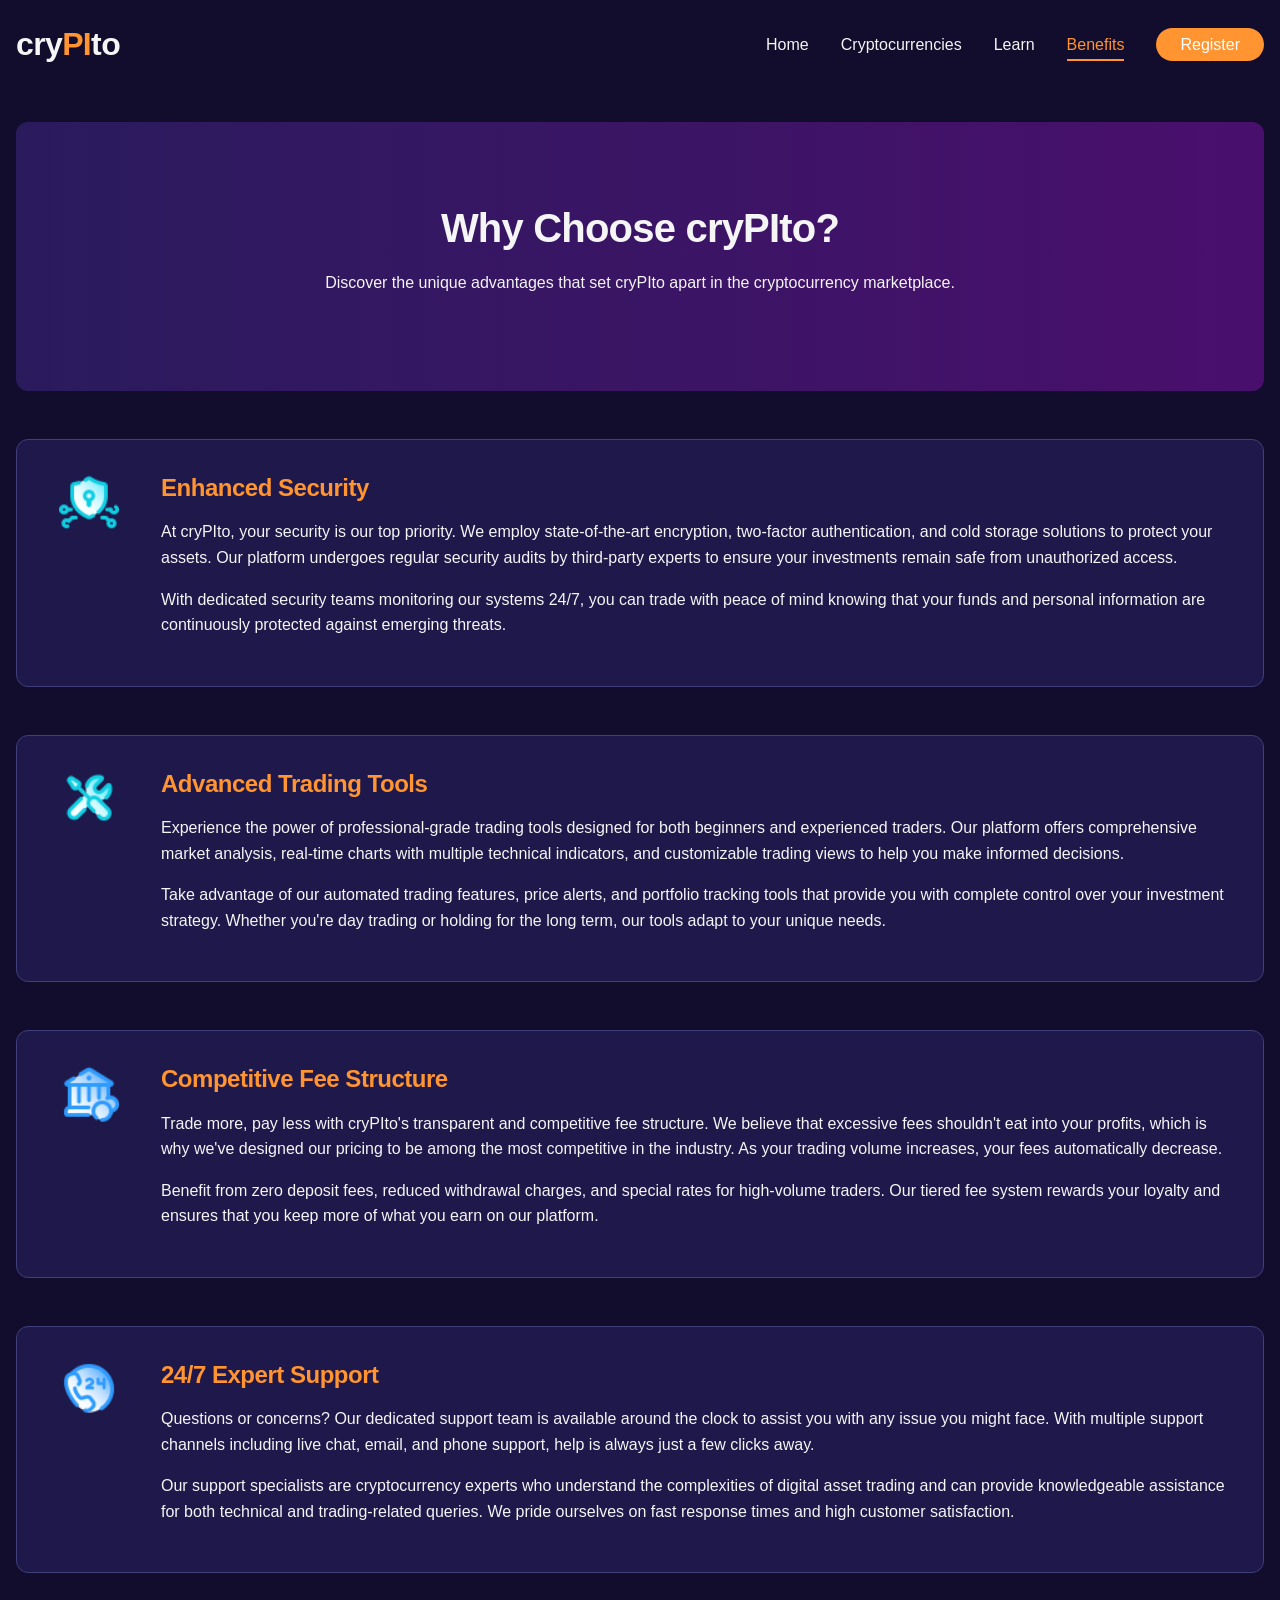
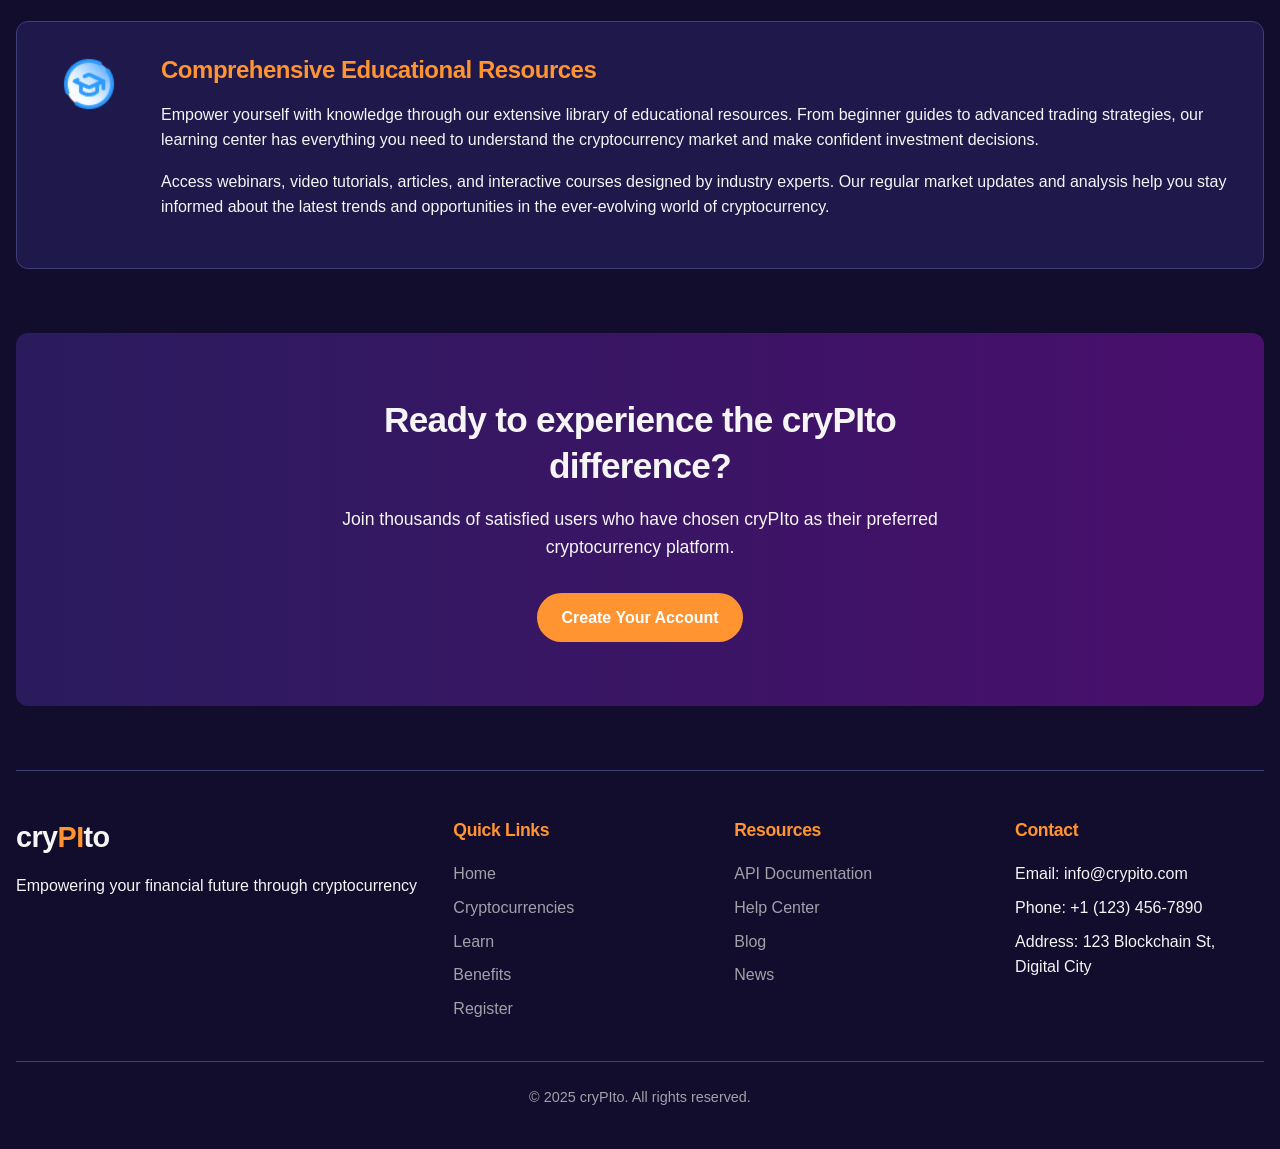
<file: benefits.html>
<!DOCTYPE html>
<html lang="en">
  <head>
    <meta charset="UTF-8" />
    <meta name="viewport" content="width=device-width, initial-scale=1.0" />
    <title>Benefits - cryPIto</title>
    <meta name="description" content="Discover the benefits of using cryPIto for your cryptocurrency needs" />
    <meta name="author" content="cryPIto" />
    <link rel="stylesheet" href="css/style.css" />
    <link rel="preconnect" href="https://fonts.googleapis.com">
    <link rel="preconnect" href="https://fonts.gstatic.com" crossorigin>
    <link href="https://fonts.googleapis.com/css2?family=Montserrat:wght@300;400;500;600;700&family=Playfair+Display:wght@400;500;600;700&display=swap" rel="stylesheet">
  </head>

  <body>
    <div class="container">
      <header>
        <div class="logo">
          <h1>cry<span>PI</span>to</h1>
        </div>
        <nav id="main-nav">
          <div class="hamburger" id="hamburger-menu">
            <span></span>
            <span></span>
            <span></span>
          </div>
          <ul>
            <li><a href="index.html">Home</a></li>
            <li><a href="cryptocurrencies.html">Cryptocurrencies</a></li>
            <li><a href="learn.html">Learn</a></li>
            <li><a href="benefits.html" class="active">Benefits</a></li>
            <li><a href="register.html" class="register-btn">Register</a></li>
          </ul>
        </nav>
      </header>
      
      <!-- Benefits Hero Section -->
      <section class="benefits-hero">
        <div class="benefits-hero-content">
          <h2>Why Choose cryPIto?</h2>
          <p>Discover the unique advantages that set cryPIto apart in the cryptocurrency marketplace.</p>
        </div>
      </section>
      
      <!-- Benefits Section -->
      <section class="benefits-section">
        <div class="benefit-card">
          <div class="benefit-icon">
            <img src="images/security-icon.png" alt="Security Icon">
          </div>
          <div class="benefit-content">
            <h3>Enhanced Security</h3>
            <p>At cryPIto, your security is our top priority. We employ state-of-the-art encryption, two-factor authentication, and cold storage solutions to protect your assets. Our platform undergoes regular security audits by third-party experts to ensure your investments remain safe from unauthorized access.</p>
            <p>With dedicated security teams monitoring our systems 24/7, you can trade with peace of mind knowing that your funds and personal information are continuously protected against emerging threats.</p>
          </div>
        </div>
        
        <div class="benefit-card">
          <div class="benefit-icon">
            <img src="images/trading-icon.png" alt="Trading Tools Icon">
          </div>
          <div class="benefit-content">
            <h3>Advanced Trading Tools</h3>
            <p>Experience the power of professional-grade trading tools designed for both beginners and experienced traders. Our platform offers comprehensive market analysis, real-time charts with multiple technical indicators, and customizable trading views to help you make informed decisions.</p>
            <p>Take advantage of our automated trading features, price alerts, and portfolio tracking tools that provide you with complete control over your investment strategy. Whether you're day trading or holding for the long term, our tools adapt to your unique needs.</p>
          </div>
        </div>
        
        <div class="benefit-card">
          <div class="benefit-icon">
            <img src="images/fees-icon.png" alt="Low Fees Icon">
          </div>
          <div class="benefit-content">
            <h3>Competitive Fee Structure</h3>
            <p>Trade more, pay less with cryPIto's transparent and competitive fee structure. We believe that excessive fees shouldn't eat into your profits, which is why we've designed our pricing to be among the most competitive in the industry. As your trading volume increases, your fees automatically decrease.</p>
            <p>Benefit from zero deposit fees, reduced withdrawal charges, and special rates for high-volume traders. Our tiered fee system rewards your loyalty and ensures that you keep more of what you earn on our platform.</p>
          </div>
        </div>
        
        <div class="benefit-card">
          <div class="benefit-icon">
            <img src="images/support-icon.png" alt="Support Icon">
          </div>
          <div class="benefit-content">
            <h3>24/7 Expert Support</h3>
            <p>Questions or concerns? Our dedicated support team is available around the clock to assist you with any issue you might face. With multiple support channels including live chat, email, and phone support, help is always just a few clicks away.</p>
            <p>Our support specialists are cryptocurrency experts who understand the complexities of digital asset trading and can provide knowledgeable assistance for both technical and trading-related queries. We pride ourselves on fast response times and high customer satisfaction.</p>
          </div>
        </div>
        
        <div class="benefit-card">
          <div class="benefit-icon">
            <img src="images/education-icon.png" alt="Education Icon">
          </div>
          <div class="benefit-content">
            <h3>Comprehensive Educational Resources</h3>
            <p>Empower yourself with knowledge through our extensive library of educational resources. From beginner guides to advanced trading strategies, our learning center has everything you need to understand the cryptocurrency market and make confident investment decisions.</p>
            <p>Access webinars, video tutorials, articles, and interactive courses designed by industry experts. Our regular market updates and analysis help you stay informed about the latest trends and opportunities in the ever-evolving world of cryptocurrency.</p>
          </div>
        </div>
      </section>
      
      <!-- Call to Action Section -->
      <section class="cta-section">
        <div class="cta-content">
          <h2>Ready to experience the cryPIto difference?</h2>
          <p>Join thousands of satisfied users who have chosen cryPIto as their preferred cryptocurrency platform.</p>
          <a href="register.html" class="btn-primary">Create Your Account</a>
        </div>
      </section>
      
      <footer>
        <div class="footer-content">
          <div class="footer-logo">
            <h2>cry<span>PI</span>to</h2>
            <p>Empowering your financial future through cryptocurrency</p>
          </div>
          <div class="footer-links">
            <div class="footer-column">
              <h3>Quick Links</h3>
              <ul>
                <li><a href="index.html">Home</a></li>
                <li><a href="cryptocurrencies.html">Cryptocurrencies</a></li>
                <li><a href="learn.html">Learn</a></li>
                <li><a href="benefits.html">Benefits</a></li>
                <li><a href="register.html">Register</a></li>
              </ul>
            </div>
            <div class="footer-column">
              <h3>Resources</h3>
              <ul>
                <li><a href="#">API Documentation</a></li>
                <li><a href="#">Help Center</a></li>
                <li><a href="#">Blog</a></li>
                <li><a href="#">News</a></li>
              </ul>
            </div>
            <div class="footer-column">
              <h3>Contact</h3>
              <ul>
                <li>Email: info@crypito.com</li>
                <li>Phone: +1 (123) 456-7890</li>
                <li>Address: 123 Blockchain St, Digital City</li>
              </ul>
            </div>
          </div>
        </div>
        <div class="footer-bottom">
          <p>&copy; 2025 cryPIto. All rights reserved.</p>
        </div>
      </footer>
    </div>

    <script src="js/main.js"></script>
  </body>
</html>
</file>
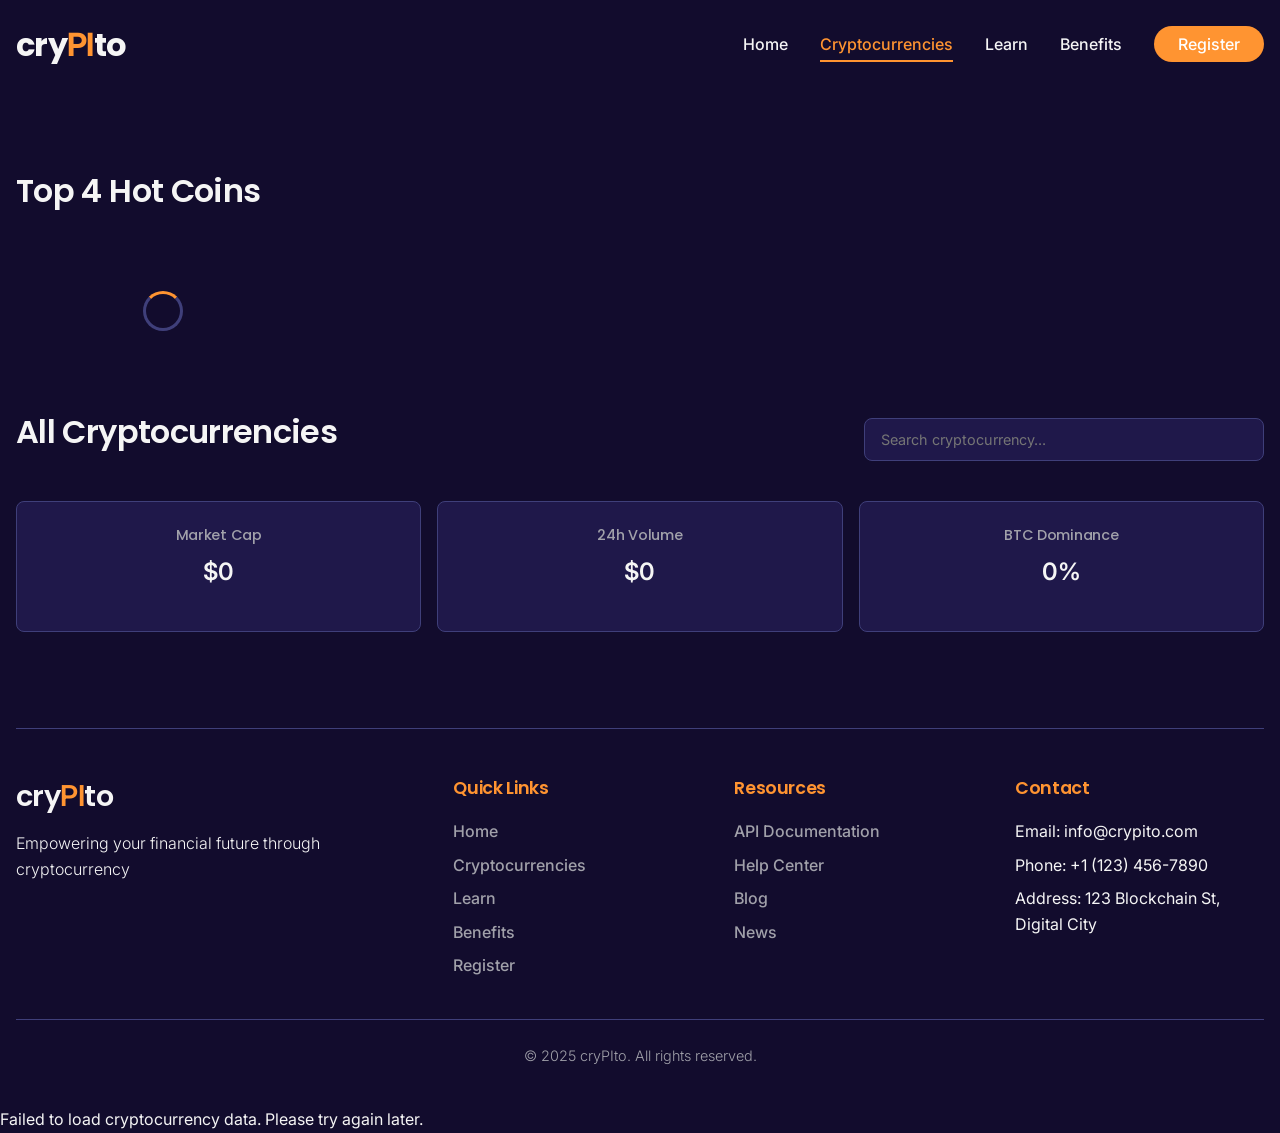
<file: cryptocurrencies.html>
<!DOCTYPE html>
<html lang="en">
  <head>
    <meta charset="UTF-8" />
    <meta name="viewport" content="width=device-width, initial-scale=1.0" />
    <title>Cryptocurrencies - cryPIto</title>
    <meta name="description" content="Explore the top cryptocurrencies and market trends" />
    <meta name="author" content="cryPIto" />
    <link rel="stylesheet" href="css/style.css" />
    <link rel="preconnect" href="https://fonts.googleapis.com">
    <link rel="preconnect" href="https://fonts.gstatic.com" crossorigin>
    <link href="https://fonts.googleapis.com/css2?family=Inter:wght@300;400;500;600;700&family=Poppins:wght@400;500;600;700&display=swap" rel="stylesheet">
  </head>

  <body>
    <div class="container">
      <header>
        <div class="logo">
          <h1>cry<span>PI</span>to</h1>
        </div>
        <nav id="main-nav">
          <div class="hamburger" id="hamburger-menu">
            <span></span>
            <span></span>
            <span></span>
          </div>
          <ul>
            <li><a href="index.html">Home</a></li>
            <li><a href="cryptocurrencies.html" class="active">Cryptocurrencies</a></li>
            <li><a href="learn.html">Learn</a></li>
            <li><a href="benefits.html">Benefits</a></li>
            <li><a href="register.html" class="register-btn">Register</a></li>
          </ul>
        </nav>
      </header>
      
      <!-- Hot Coins Section -->
      <section class="hot-coins">
        <div class="section-header">
          <h2>Top 4 Hot Coins</h2>
        </div>
        
        <div class="coin-grid" id="hot-coins-grid">
          <!-- Hot coins will be loaded here via JavaScript -->
          <div class="loader" id="hot-coins-loader"></div>
        </div>
      </section>
      
      <!-- All Cryptocurrencies Section -->
      <section class="all-cryptocurrencies">
        <div class="section-header">
          <h2>All Cryptocurrencies</h2>
          <div class="search-container">
            <input type="text" id="searchInput" placeholder="Search cryptocurrency...">
          </div>
        </div>
        
        <div class="stats-container">
          <div class="stat-card">
            <h3>Market Cap</h3>
            <p id="total-market-cap">$0</p>
          </div>
          <div class="stat-card">
            <h3>24h Volume</h3>
            <p id="total-volume">$0</p>
          </div>
          <div class="stat-card">
            <h3>BTC Dominance</h3>
            <p id="btc-dominance">0%</p>
          </div>
        </div>

        <div class="crypto-table-container">
          <table id="crypto-table">
            <thead>
              <tr>
                <th>#</th>
                <th>Name</th>
                <th>Price</th>
                <th>24h %</th>
                <th>7d %</th>
                <th>Market Cap</th>
                <th>Volume (24h)</th>
              </tr>
            </thead>
            <tbody id="crypto-data">
              <!-- Data will be inserted here by JavaScript -->
              <tr>
                <td colspan="7" class="loading-row">Loading cryptocurrency data...</td>
              </tr>
            </tbody>
          </table>
        </div>
      </section>
      
      <div class="selected-crypto" id="selected-crypto">
        <div class="close-button" id="close-details">×</div>
        <div id="crypto-details"></div>
      </div>
      
      <footer>
        <div class="footer-content">
          <div class="footer-logo">
            <h2>cry<span>PI</span>to</h2>
            <p>Empowering your financial future through cryptocurrency</p>
          </div>
          <div class="footer-links">
            <div class="footer-column">
              <h3>Quick Links</h3>
              <ul>
                <li><a href="index.html">Home</a></li>
                <li><a href="cryptocurrencies.html">Cryptocurrencies</a></li>
                <li><a href="learn.html">Learn</a></li>
                <li><a href="benefits.html">Benefits</a></li>
                <li><a href="register.html">Register</a></li>
              </ul>
            </div>
            <div class="footer-column">
              <h3>Resources</h3>
              <ul>
                <li><a href="#">API Documentation</a></li>
                <li><a href="#">Help Center</a></li>
                <li><a href="#">Blog</a></li>
                <li><a href="#">News</a></li>
              </ul>
            </div>
            <div class="footer-column">
              <h3>Contact</h3>
              <ul>
                <li>Email: info@crypito.com</li>
                <li>Phone: +1 (123) 456-7890</li>
                <li>Address: 123 Blockchain St, Digital City</li>
              </ul>
            </div>
          </div>
        </div>
        <div class="footer-bottom">
          <p>&copy; 2025 cryPIto. All rights reserved.</p>
        </div>
      </footer>
    </div>
    
    <div class="overlay" id="overlay"></div>
    
    <script src="js/cryptocurrencies.js"></script>
    <script src="js/main.js"></script>
  </body>
</html>
</file>
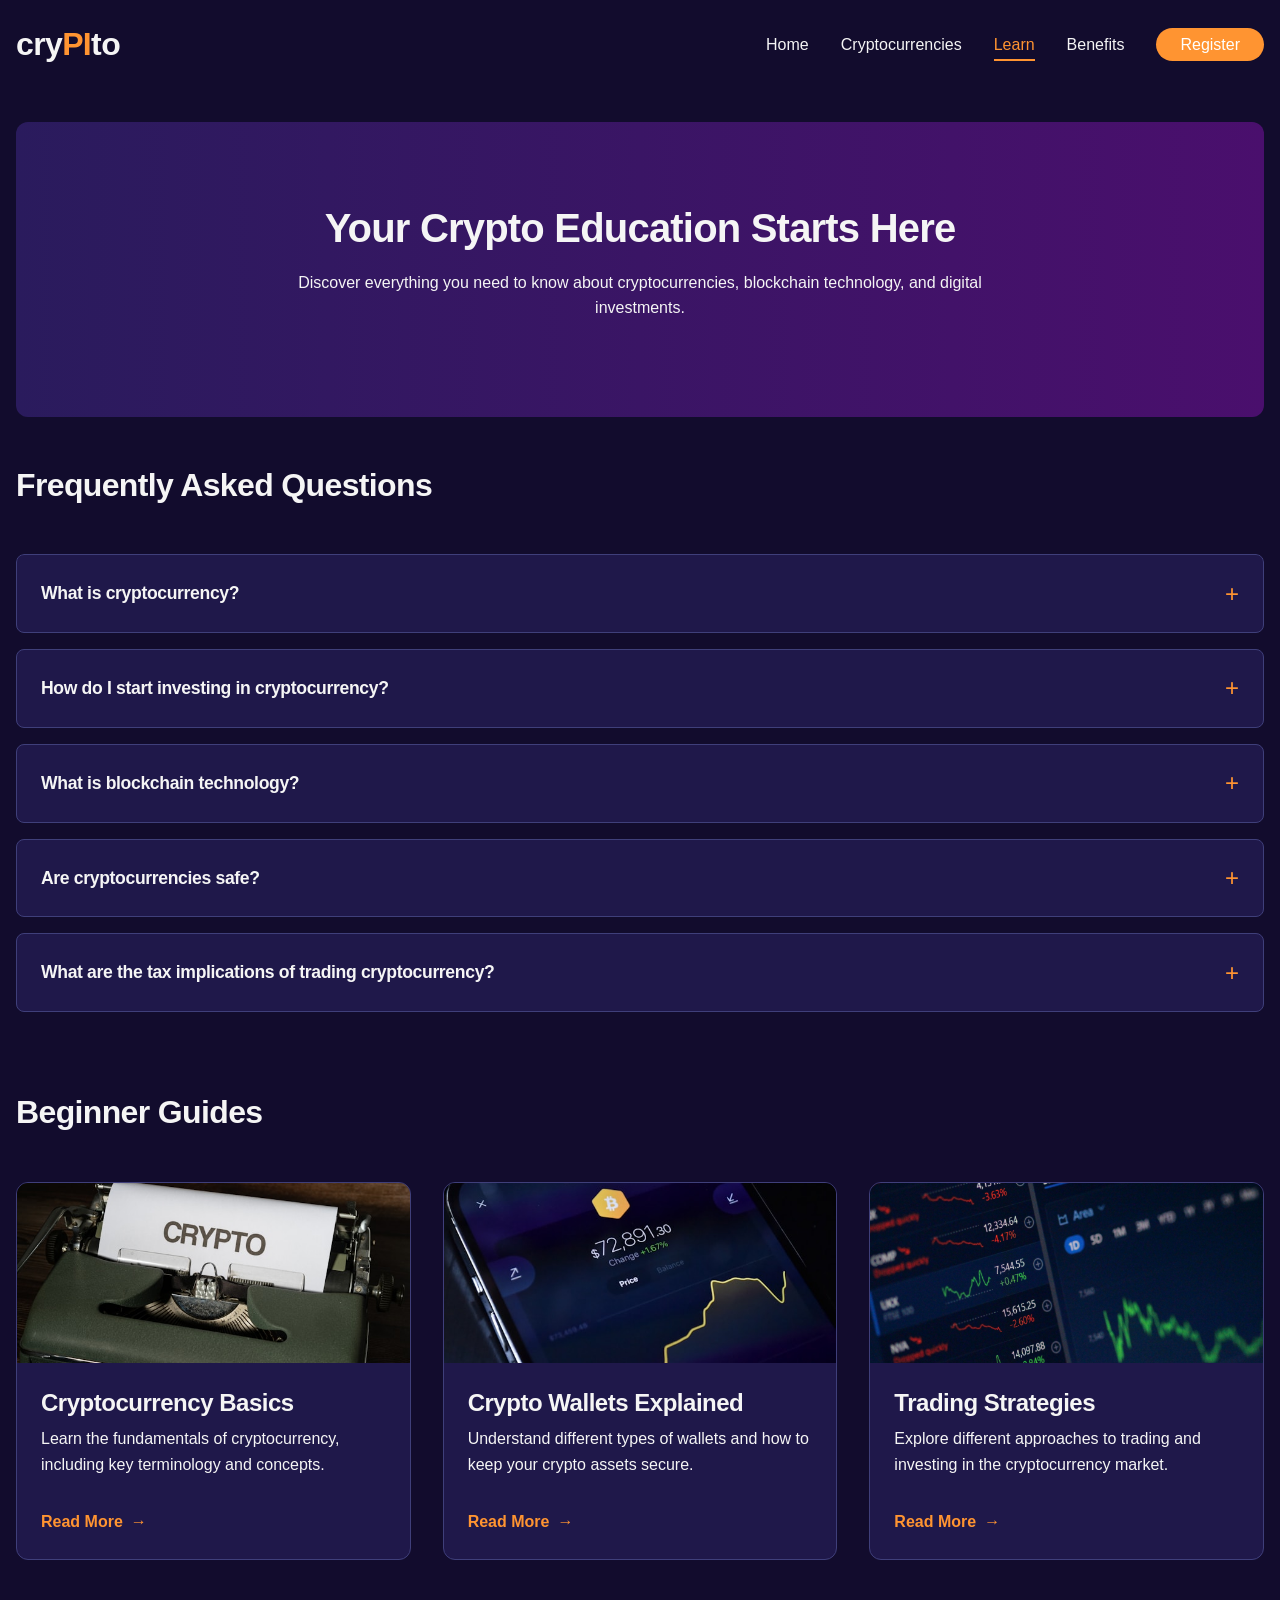
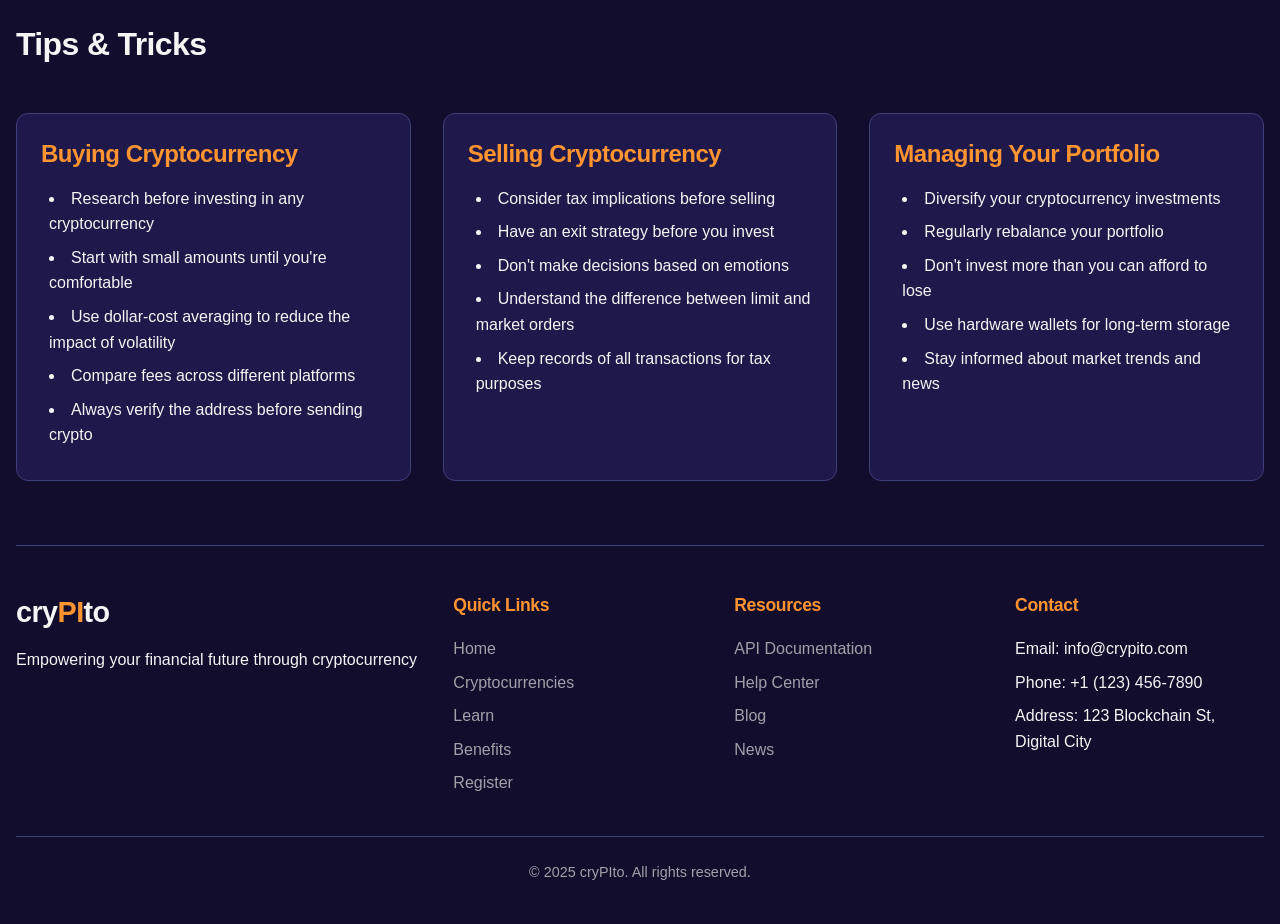
<file: learn.html>
<!DOCTYPE html>
<html lang="en">
  <head>
    <meta charset="UTF-8" />
    <meta name="viewport" content="width=device-width, initial-scale=1.0" />
    <title>Learn About Crypto - cryPIto</title>
    <meta name="description" content="Educational resources to help you understand cryptocurrency" />
    <meta name="author" content="cryPIto" />
    <link rel="stylesheet" href="css/style.css" />
    <link rel="preconnect" href="https://fonts.googleapis.com">
    <link rel="preconnect" href="https://fonts.gstatic.com" crossorigin>
    <link href="https://fonts.googleapis.com/css2?family=Montserrat:wght@300;400;500;600;700&family=Playfair+Display:wght@400;500;600;700&display=swap" rel="stylesheet">
  </head>

  <body>
    <div class="container">
      <header>
        <div class="logo">
          <h1>cry<span>PI</span>to</h1>
        </div>
        <nav id="main-nav">
          <div class="hamburger" id="hamburger-menu">
            <span></span>
            <span></span>
            <span></span>
          </div>
          <ul>
            <li><a href="index.html">Home</a></li>
            <li><a href="cryptocurrencies.html">Cryptocurrencies</a></li>
            <li><a href="learn.html" class="active">Learn</a></li>
            <li><a href="benefits.html">Benefits</a></li>
            <li><a href="register.html" class="register-btn">Register</a></li>
          </ul>
        </nav>
      </header>
      
      <!-- Learn Hero Section -->
      <section class="learn-hero">
        <div class="learn-hero-content">
          <h2>Your Crypto Education Starts Here</h2>
          <p>Discover everything you need to know about cryptocurrencies, blockchain technology, and digital investments.</p>
        </div>
      </section>
      
      <!-- FAQ Section -->
      <section class="faq-section">
        <div class="section-header">
          <h2>Frequently Asked Questions</h2>
        </div>
        
        <div class="accordion" id="faq-accordion">
          <div class="accordion-item">
            <div class="accordion-header">
              <h3>What is cryptocurrency?</h3>
              <span class="accordion-icon">+</span>
            </div>
            <div class="accordion-content">
              <p>Cryptocurrency is a digital or virtual form of currency that uses cryptography for security and operates on a technology called blockchain. Unlike traditional currencies issued by governments (fiat), cryptocurrencies are typically decentralized and operate on peer-to-peer networks.</p>
            </div>
          </div>
          
          <div class="accordion-item">
            <div class="accordion-header">
              <h3>How do I start investing in cryptocurrency?</h3>
              <span class="accordion-icon">+</span>
            </div>
            <div class="accordion-content">
              <p>To start investing in cryptocurrency, you need to: 1) Choose a reputable cryptocurrency exchange, 2) Create and verify your account, 3) Connect a payment method, 4) Place your order to buy crypto, and 5) Store your cryptocurrency in a secure wallet. It's also important to do your research and only invest what you can afford to lose.</p>
            </div>
          </div>
          
          <div class="accordion-item">
            <div class="accordion-header">
              <h3>What is blockchain technology?</h3>
              <span class="accordion-icon">+</span>
            </div>
            <div class="accordion-content">
              <p>Blockchain is a distributed digital ledger that records transactions across many computers so that the record cannot be altered retroactively. This technology underlies cryptocurrencies but has many other potential applications such as smart contracts, supply chain management, voting systems, and more.</p>
            </div>
          </div>
          
          <div class="accordion-item">
            <div class="accordion-header">
              <h3>Are cryptocurrencies safe?</h3>
              <span class="accordion-icon">+</span>
            </div>
            <div class="accordion-content">
              <p>Cryptocurrencies use advanced cryptographic techniques that make them secure, but there are still risks involved. These include price volatility, potential for hacking of exchanges or wallets, regulatory changes, and scams. To stay safe, use reputable exchanges, secure your accounts with strong passwords and two-factor authentication, and store significant amounts in hardware wallets.</p>
            </div>
          </div>
          
          <div class="accordion-item">
            <div class="accordion-header">
              <h3>What are the tax implications of trading cryptocurrency?</h3>
              <span class="accordion-icon">+</span>
            </div>
            <div class="accordion-content">
              <p>Tax laws for cryptocurrency vary by country. In many jurisdictions, cryptocurrencies are treated as property for tax purposes, meaning that capital gains taxes may apply when you sell or exchange them. It's important to keep detailed records of all your cryptocurrency transactions and consult with a tax professional familiar with crypto regulations in your country.</p>
            </div>
          </div>
        </div>
      </section>
      
      <!-- Guides Section -->
      <section class="guides-section">
        <div class="section-header">
          <h2>Beginner Guides</h2>
        </div>
        
        <div class="guides-grid">
          <div class="guide-card">
            <div class="guide-image">
              <img src="images/learn/basic-learn.jpg" alt="Cryptocurrency Basics">
            </div>
            <div class="guide-content">
              <h3>Cryptocurrency Basics</h3>
              <p>Learn the fundamentals of cryptocurrency, including key terminology and concepts.</p>
              <a href="#" class="read-more">Read More</a>
            </div>
          </div>
          
          <div class="guide-card">
            <div class="guide-image">
              <img src="images/learn/guide-wallets.jpg" alt="Crypto Wallets Explained">
            </div>
            <div class="guide-content">
              <h3>Crypto Wallets Explained</h3>
              <p>Understand different types of wallets and how to keep your crypto assets secure.</p>
              <a href="#" class="read-more">Read More</a>
            </div>
          </div>
          
          <div class="guide-card">
            <div class="guide-image">
              <img src="images/learn/guide-trading.jpg" alt="Trading Strategies">
            </div>
            <div class="guide-content">
              <h3>Trading Strategies</h3>
              <p>Explore different approaches to trading and investing in the cryptocurrency market.</p>
              <a href="#" class="read-more">Read More</a>
            </div>
          </div>
        </div>
      </section>
      
      <!-- Tips and Tricks Section -->
      <section class="tips-section">
        <div class="section-header">
          <h2>Tips & Tricks</h2>
        </div>
        
        <div class="tips-container">
          <div class="tip-card">
            <h3>Buying Cryptocurrency</h3>
            <ul>
              <li>Research before investing in any cryptocurrency</li>
              <li>Start with small amounts until you're comfortable</li>
              <li>Use dollar-cost averaging to reduce the impact of volatility</li>
              <li>Compare fees across different platforms</li>
              <li>Always verify the address before sending crypto</li>
            </ul>
          </div>
          
          <div class="tip-card">
            <h3>Selling Cryptocurrency</h3>
            <ul>
              <li>Consider tax implications before selling</li>
              <li>Have an exit strategy before you invest</li>
              <li>Don't make decisions based on emotions</li>
              <li>Understand the difference between limit and market orders</li>
              <li>Keep records of all transactions for tax purposes</li>
            </ul>
          </div>
          
          <div class="tip-card">
            <h3>Managing Your Portfolio</h3>
            <ul>
              <li>Diversify your cryptocurrency investments</li>
              <li>Regularly rebalance your portfolio</li>
              <li>Don't invest more than you can afford to lose</li>
              <li>Use hardware wallets for long-term storage</li>
              <li>Stay informed about market trends and news</li>
            </ul>
          </div>
        </div>
      </section>
      
      <footer>
        <div class="footer-content">
          <div class="footer-logo">
            <h2>cry<span>PI</span>to</h2>
            <p>Empowering your financial future through cryptocurrency</p>
          </div>
          <div class="footer-links">
            <div class="footer-column">
              <h3>Quick Links</h3>
              <ul>
                <li><a href="index.html">Home</a></li>
                <li><a href="cryptocurrencies.html">Cryptocurrencies</a></li>
                <li><a href="learn.html">Learn</a></li>
                <li><a href="benefits.html">Benefits</a></li>
                <li><a href="register.html">Register</a></li>
              </ul>
            </div>
            <div class="footer-column">
              <h3>Resources</h3>
              <ul>
                <li><a href="#">API Documentation</a></li>
                <li><a href="#">Help Center</a></li>
                <li><a href="#">Blog</a></li>
                <li><a href="#">News</a></li>
              </ul>
            </div>
            <div class="footer-column">
              <h3>Contact</h3>
              <ul>
                <li>Email: info@crypito.com</li>
                <li>Phone: +1 (123) 456-7890</li>
                <li>Address: 123 Blockchain St, Digital City</li>
              </ul>
            </div>
          </div>
        </div>
        <div class="footer-bottom">
          <p>&copy; 2025 cryPIto. All rights reserved.</p>
        </div>
      </footer>
    </div>

    <script src="js/learn.js"></script>
    <script src="js/main.js"></script>
  </body>
</html>
</file>
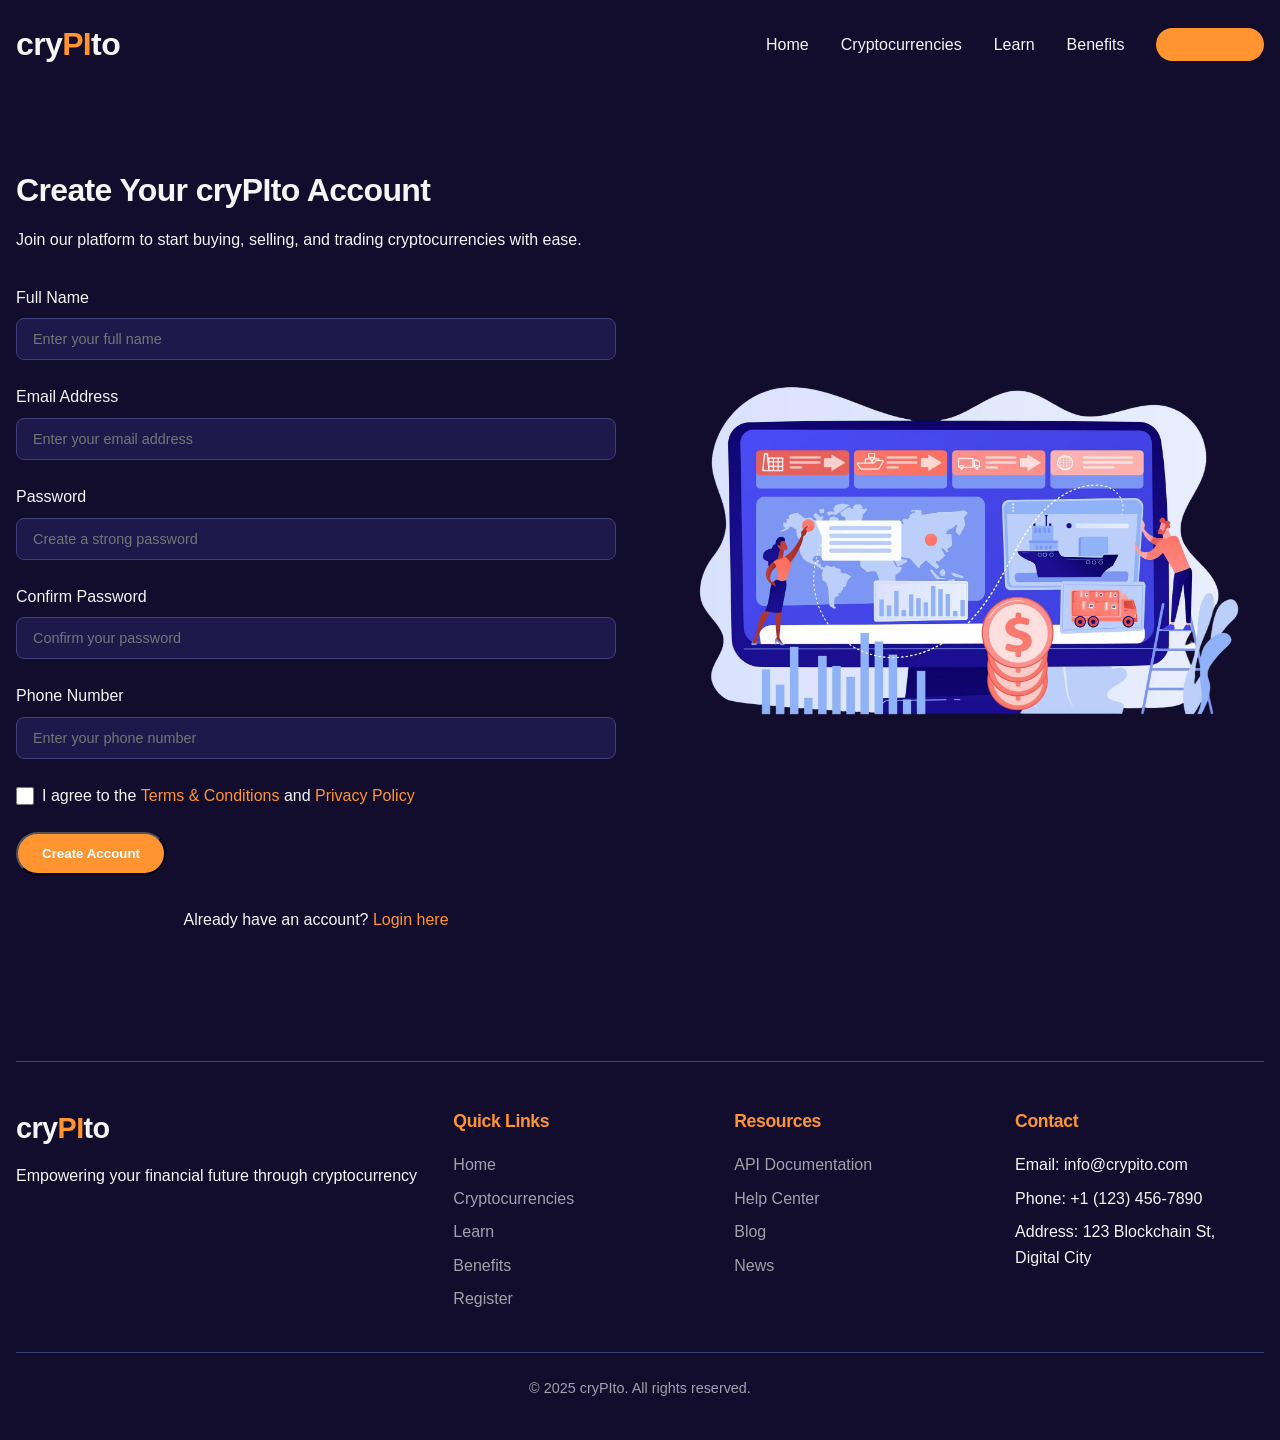
<file: register.html>
<!DOCTYPE html>
<html lang="en">
  <head>
    <meta charset="UTF-8" />
    <meta name="viewport" content="width=device-width, initial-scale=1.0" />
    <title>Register - cryPIto</title>
    <meta name="description" content="Create your account and start your cryptocurrency journey with cryPIto" />
    <meta name="author" content="cryPIto" />
    <link rel="stylesheet" href="css/style.css" />
    <link rel="preconnect" href="https://fonts.googleapis.com">
    <link rel="preconnect" href="https://fonts.gstatic.com" crossorigin>
    <link href="https://fonts.googleapis.com/css2?family=Montserrat:wght@300;400;500;600;700&family=Playfair+Display:wght@400;500;600;700&display=swap" rel="stylesheet">
  </head>

  <body>
    <div class="container">
      <header>
        <div class="logo">
          <h1>cry<span>PI</span>to</h1>
        </div>
        <nav id="main-nav">
          <div class="hamburger" id="hamburger-menu">
            <span></span>
            <span></span>
            <span></span>
          </div>
          <ul>
            <li><a href="index.html">Home</a></li>
            <li><a href="cryptocurrencies.html">Cryptocurrencies</a></li>
            <li><a href="learn.html">Learn</a></li>
            <li><a href="benefits.html">Benefits</a></li>
            <li><a href="register.html" class="active register-btn">Register</a></li>
          </ul>
        </nav>
      </header>
      
      <!-- Register Section -->
      <section class="register-section">
        <div class="register-content">
          <h2>Create Your cryPIto Account</h2>
          <p>Join our platform to start buying, selling, and trading cryptocurrencies with ease.</p>
          
          <form id="registration-form" class="registration-form">
            <div class="form-group">
              <label for="fullName">Full Name</label>
              <input type="text" id="fullName" name="fullName" placeholder="Enter your full name">
              <span class="error-message" id="fullName-error"></span>
            </div>
            
            <div class="form-group">
              <label for="email">Email Address</label>
              <input type="email" id="email" name="email" placeholder="Enter your email address">
              <span class="error-message" id="email-error"></span>
            </div>
            
            <div class="form-group">
              <label for="password">Password</label>
              <input type="password" id="password" name="password" placeholder="Create a strong password">
              <span class="error-message" id="password-error"></span>
            </div>
            
            <div class="form-group">
              <label for="confirmPassword">Confirm Password</label>
              <input type="password" id="confirmPassword" name="confirmPassword" placeholder="Confirm your password">
              <span class="error-message" id="confirmPassword-error"></span>
            </div>
            
            <div class="form-group">
              <label for="phone">Phone Number</label>
              <input type="tel" id="phone" name="phone" placeholder="Enter your phone number">
              <span class="error-message" id="phone-error"></span>
            </div>
            
            <div class="form-group checkbox-group">
              <input type="checkbox" id="termsAgree" name="termsAgree">
              <label for="termsAgree">I agree to the <a href="#">Terms & Conditions</a> and <a href="#">Privacy Policy</a></label>
              <span class="error-message" id="termsAgree-error"></span>
            </div>
            
            <button type="submit" class="btn-primary" id="register-btn">Create Account</button>
          </form>
          
          <div class="login-link">
            <p>Already have an account? <a href="#">Login here</a></p>
          </div>
        </div>
        
        <div class="register-image">
          <img src="images/register-image.png" alt="Register for cryPIto">
        </div>
      </section>
      
      <footer>
        <div class="footer-content">
          <div class="footer-logo">
            <h2>cry<span>PI</span>to</h2>
            <p>Empowering your financial future through cryptocurrency</p>
          </div>
          <div class="footer-links">
            <div class="footer-column">
              <h3>Quick Links</h3>
              <ul>
                <li><a href="index.html">Home</a></li>
                <li><a href="cryptocurrencies.html">Cryptocurrencies</a></li>
                <li><a href="learn.html">Learn</a></li>
                <li><a href="benefits.html">Benefits</a></li>
                <li><a href="register.html">Register</a></li>
              </ul>
            </div>
            <div class="footer-column">
              <h3>Resources</h3>
              <ul>
                <li><a href="#">API Documentation</a></li>
                <li><a href="#">Help Center</a></li>
                <li><a href="#">Blog</a></li>
                <li><a href="#">News</a></li>
              </ul>
            </div>
            <div class="footer-column">
              <h3>Contact</h3>
              <ul>
                <li>Email: info@crypito.com</li>
                <li>Phone: +1 (123) 456-7890</li>
                <li>Address: 123 Blockchain St, Digital City</li>
              </ul>
            </div>
          </div>
        </div>
        <div class="footer-bottom">
          <p>&copy; 2025 cryPIto. All rights reserved.</p>
        </div>
      </footer>
    </div>

    <script src="js/register.js"></script>
    <script src="js/main.js"></script>
  </body>
</html>
</file>
<file: css/style.css>
:root {
  --primary: #2a1b5d;
  --secondary: #120c2d;
  --accent: #ff9431;
  --accent-hover: #e77d19;
  --text: #f5f5f5;
  --text-secondary: #a1a1aa;
  --success: #10b981;
  --danger: #ef4444;
  --card-bg: #1f184a;
  --border: #3f3f7a;
  --gradient-start: #2a1b5d;
  --gradient-end: #4a0f6d;
}

* {
  margin: 0;
  padding: 0;
  box-sizing: border-box;
  font-family: 'Inter', -apple-system, BlinkMacSystemFont, 'Segoe UI', 'Roboto', sans-serif;
}

body {
  background-color: var(--secondary);
  color: var(--text);
  line-height: 1.6;
}

.container {
  max-width: 1280px;
  margin: 0 auto;
  padding: 0 1rem;
}

/* Typography */
h1, h2, h3, h4, h5, h6 {
  font-family: 'Poppins', sans-serif;
  font-weight: 600;
  line-height: 1.3;
  margin-bottom: 1rem;
  letter-spacing: -0.02em;
}

h1 {
  font-size: 2.5rem;
}

h2 {
  font-size: 2rem;
}

h3 {
  font-size: 1.5rem;
}

p {
  margin-bottom: 1rem;
  font-weight: 300;
}

a {
  text-decoration: none;
  color: var(--accent);
  transition: color 0.3s ease;
  font-weight: 500;
}

a:hover {
  color: var(--accent-hover);
}

/* Header and Navigation */
header {
  display: flex;
  justify-content: space-between;
  align-items: center;
  padding: 1.5rem 0;
  margin-bottom: 2rem;
  position: relative;
}

.logo h1 {
  font-size: 2rem;
  font-weight: 700;
  margin-bottom: 0;
}

.logo span {
  color: var(--accent);
}

nav ul {
  display: flex;
  list-style: none;
  gap: 2rem;
}

nav a {
  color: var(--text);
  font-weight: 500;
  padding: 0.5rem 0;
  position: relative;
  transition: color 0.3s;
}

nav a:hover, nav a.active {
  color: var(--accent);
}

nav a::after {
  content: '';
  position: absolute;
  bottom: 0;
  left: 0;
  width: 100%;
  height: 2px;
  background-color: var(--accent);
  transform: scaleX(0);
  transform-origin: right;
  transition: transform 0.3s ease;
}

nav a:hover::after, nav a.active::after {
  transform: scaleX(1);
  transform-origin: left;
}

.register-btn {
  background-color: var(--accent);
  color: white;
  padding: 0.5rem 1.5rem;
  border-radius: 50px;
}

.register-btn:hover {
  background-color: var(--accent-hover);
  color: white;
}

.register-btn::after {
  display: none;
}

.hamburger {
  display: none;
  flex-direction: column;
  justify-content: space-between;
  width: 30px;
  height: 21px;
  cursor: pointer;
  z-index: 10;
}

.hamburger span {
  display: block;
  height: 3px;
  width: 100%;
  background-color: var(--text);
  border-radius: 3px;
  transition: all 0.3s ease;
}

/* Buttons */
.btn-primary, .btn-secondary {
  display: inline-block;
  padding: 0.75rem 1.5rem;
  border-radius: 50px;
  font-weight: 600;
  text-align: center;
  transition: all 0.3s ease;
}

.btn-primary {
  background-color: var(--accent);
  color: white;
}

.btn-primary:hover {
  background-color: var(--accent-hover);
  color: white;
  transform: translateY(-2px);
}

.btn-secondary {
  background-color: transparent;
  border: 2px solid var(--accent);
  color: var(--accent);
}

.btn-secondary:hover {
  background-color: var(--accent);
  color: white;
  transform: translateY(-2px);
}

/* Hero Section */
.hero {
  display: flex;
  align-items: center;
  justify-content: space-between;
  padding: 3rem 0;
  gap: 2rem;
}

.hero-content {
  flex: 1;
}

.hero-content h2 {
  font-size: 3rem;
  margin-bottom: 1.5rem;
  background: linear-gradient(to right, var(--text), var(--accent));
  -webkit-background-clip: text;
  background-clip: text;
  -webkit-text-fill-color: transparent;
}

.hero-image {
  flex: 1;
  display: flex;
  justify-content: center;
  align-items: center;
}

.hero-image img {
  max-width: 100%;
  height: auto;
}

/* Section Headers */
.section-header {
  display: flex;
  justify-content: space-between;
  align-items: center;
  margin-bottom: 2rem;
  flex-wrap: wrap;
  gap: 1rem;
}

/* Top Coins and Hot Coins Sections */
.top-coins, .hot-coins {
  padding: 3rem 0;
}

.coin-grid {
  display: grid;
  grid-template-columns: repeat(auto-fill, minmax(280px, 1fr));
  gap: 1.5rem;
}

.coin-card {
  background-color: var(--card-bg);
  border-radius: 12px;
  padding: 1.5rem;
  transition: transform 0.3s ease, box-shadow 0.3s ease;
  border: 1px solid var(--border);
  cursor: pointer;
}

.coin-card:hover {
  transform: translateY(-5px);
  box-shadow: 0 10px 20px rgba(0, 0, 0, 0.1);
}

.coin-card-header {
  display: flex;
  align-items: center;
  gap: 0.75rem;
  margin-bottom: 1rem;
}

.coin-card-header img {
  width: 40px;
  height: 40px;
  border-radius: 50%;
}

.coin-name {
  font-weight: 600;
  font-size: 1.1rem;
}

.coin-symbol {
  color: var(--text-secondary);
  font-size: 0.85rem;
}

.coin-price {
  font-size: 1.5rem;
  font-weight: 700;
  margin-bottom: 0.5rem;
}

.coin-change {
  display: flex;
  align-items: center;
  gap: 0.5rem;
  font-size: 0.9rem;
}

.positive {
  color: var(--success);
}

.negative {
  color: var(--danger);
}

.new-to-crypto {
  display: flex;
  align-items: center;
  justify-content: space-between;
  padding: 3rem 0;
  gap: 2rem;
  background-color: var(--card-bg);
  border-radius: 12px;
  padding: 3rem;
  margin: 3rem 0;
}

.new-to-crypto-content {
  flex: 1;
}

.new-to-crypto-image {
  flex: 1;
  display: flex;
  justify-content: center;
}

.new-to-crypto-image img {
  max-width: 50%;
  height: auto;
  border-radius: 12px;
}

/* Stats Container */
.stats-container {
  display: grid;
  grid-template-columns: repeat(auto-fit, minmax(200px, 1fr));
  gap: 1rem;
  margin-bottom: 2rem;
}

.stat-card {
  background-color: var(--card-bg);
  border-radius: 8px;
  padding: 1.5rem;
  text-align: center;
  border: 1px solid var(--border);
}

.stat-card h3 {
  font-size: 0.9rem;
  color: var(--text-secondary);
  margin-bottom: 0.5rem;
  font-weight: 500;
}

.stat-card p {
  font-size: 1.5rem;
  font-weight: 600;
}

/* Crypto Table */
.crypto-table-container {
  overflow-x: auto;
}

table {
  width: 100%;
  border-collapse: collapse;
  margin-top: 2rem;
}

th, td {
  padding: 1rem;
  text-align: left;
}

th {
  background-color: var(--card-bg);
  color: var(--text-secondary);
  font-size: 0.85rem;
  font-weight: 500;
}

tr {
  border-bottom: 1px solid var(--border);
}

tbody tr:hover {
  background-color: rgba(255, 255, 255, 0.03);
  cursor: pointer;
}

.crypto-name {
  display: flex;
  align-items: center;
  gap: 0.75rem;
}

.crypto-name img {
  width: 24px;
  height: 24px;
  border-radius: 50%;
}

.crypto-symbol {
  color: var(--text-secondary);
  font-size: 0.85rem;
  margin-left: 0.25rem;
}

/* Search Container */
.search-container {
  width: 100%;
  max-width: 400px;
}

input[type="text"], input[type="email"], input[type="password"], input[type="tel"], textarea, select {
  width: 100%;
  padding: 0.75rem 1rem;
  border-radius: 8px;
  border: 1px solid var(--border);
  background-color: var(--card-bg);
  color: var(--text);
  font-size: 0.9rem;
}

/* Crypto Details Modal */
.selected-crypto {
  position: fixed;
  top: 50%;
  left: 50%;
  transform: translate(-50%, -50%);
  background-color: var(--primary);
  border-radius: 12px;
  padding: 2rem;
  z-index: 100;
  max-width: 90%;
  width: 600px;
  box-shadow: 0 10px 25px rgba(0, 0, 0, 0.5);
  display: none;
  border: 1px solid var(--border);
}

.close-button {
  position: absolute;
  top: 1rem;
  right: 1rem;
  font-size: 1.5rem;
  cursor: pointer;
  color: var(--text-secondary);
}

.crypto-detail-header {
  display: flex;
  align-items: center;
  gap: 1rem;
  margin-bottom: 1.5rem;
}

.crypto-detail-header img {
  width: 48px;
  height: 48px;
  border-radius: 50%;
}

.price-large {
  font-size: 2rem;
  font-weight: 700;
  margin-bottom: 0.5rem;
}

.crypto-stats {
  display: grid;
  grid-template-columns: repeat(2, 1fr);
  gap: 1rem;
  margin-top: 1.5rem;
}

.stat-item {
  padding: 0.75rem;
  background-color: var(--card-bg);
  border-radius: 6px;
}

.stat-label {
  font-size: 0.8rem;
  color: var(--text-secondary);
  margin-bottom: 0.25rem;
}

.stat-value {
  font-weight: 600;
}

.overlay {
  position: fixed;
  top: 0;
  left: 0;
  right: 0;
  bottom: 0;
  background-color: rgba(0, 0, 0, 0.5);
  backdrop-filter: blur(4px);
  z-index: 99;
  display: none;
}

/* Loading Animation */
.loader {
  border: 3px solid var(--border);
  border-top: 3px solid var(--accent);
  border-radius: 50%;
  width: 40px;
  height: 40px;
  animation: spin 1s linear infinite;
  margin: 2rem auto;
  display: block;
}

@keyframes spin {
  0% { transform: rotate(0deg); }
  100% { transform: rotate(360deg); }
}

.loading-row {
  text-align: center;
  padding: 2rem;
}

/* Learn Page Styles */
.learn-hero, .benefits-hero {
  background: linear-gradient(to right, var(--gradient-start), var(--gradient-end));
  padding: 5rem 0;
  text-align: center;
  border-radius: 12px;
  margin-bottom: 3rem;
}

.learn-hero-content, .benefits-hero-content {
  max-width: 700px;
  margin: 0 auto;
}

.learn-hero h2, .benefits-hero h2 {
  font-size: 2.5rem;
  margin-bottom: 1rem;
}

/* FAQ Accordion */
.faq-section, .guides-section, .tips-section {
  margin-bottom: 4rem;
}

.accordion {
  border-radius: 8px;
  overflow: hidden;
}

.accordion-item {
  margin-bottom: 1rem;
  border-radius: 8px;
  overflow: hidden;
  background-color: var(--card-bg);
  border: 1px solid var(--border);
}

.accordion-header {
  display: flex;
  justify-content: space-between;
  align-items: center;
  padding: 1.2rem 1.5rem;
  cursor: pointer;
  transition: background-color 0.3s;
}

.accordion-header:hover {
  background-color: rgba(255, 255, 255, 0.05);
}

.accordion-header h3 {
  margin-bottom: 0;
  font-size: 1.1rem;
}

.accordion-icon {
  font-size: 1.5rem;
  color: var(--accent);
  transition: transform 0.3s;
}

.accordion-content {
  padding: 0 1.5rem;
  height: 0;
  overflow: hidden;
  transition: height 0.3s ease;
}

.accordion-content.active {
  height: auto;
  padding: 0 1.5rem 1.5rem;
}

.accordion-item.active .accordion-icon {
  transform: rotate(45deg);
}

/* Guides Grid */
.guides-grid {
  display: grid;
  grid-template-columns: repeat(auto-fit, minmax(300px, 1fr));
  gap: 2rem;
}

.guide-card {
  background-color: var(--card-bg);
  border-radius: 12px;
  overflow: hidden;
  border: 1px solid var(--border);
  transition: transform 0.3s;
}

.guide-card:hover {
  transform: translateY(-5px);
}

.guide-image {
  height: 180px;
  overflow: hidden;
}

.guide-image img {
  width: 100%;
  height: 100%;
  object-fit: cover;
  transition: transform 0.3s;
}

.guide-card:hover .guide-image img {
  transform: scale(1.05);
}

.guide-content {
  padding: 1.5rem;
}

.guide-content h3 {
  margin-bottom: 0.5rem;
}

.read-more {
  display: inline-block;
  margin-top: 1rem;
  font-weight: 600;
  position: relative;
}

.read-more::after {
  content: '→';
  margin-left: 0.5rem;
  transition: transform 0.3s;
}

.read-more:hover::after {
  transform: translateX(5px);
}

/* Tips Section */
.tips-container {
  display: grid;
  grid-template-columns: repeat(auto-fit, minmax(300px, 1fr));
  gap: 2rem;
}

.tip-card {
  background-color: var(--card-bg);
  border-radius: 12px;
  padding: 1.5rem;
  border: 1px solid var(--border);
}

.tip-card h3 {
  color: var(--accent);
  margin-bottom: 1rem;
}

.tip-card ul {
  list-style-position: inside;
  margin-left: 0.5rem;
}

.tip-card li {
  margin-bottom: 0.5rem;
}

/* Benefits Page Styles */
.benefit-card {
  display: flex;
  gap: 2rem;
  margin-bottom: 3rem;
  background-color: var(--card-bg);
  border-radius: 12px;
  padding: 2rem;
  border: 1px solid var(--border);
}

.benefit-icon {
  min-width: 80px;
  display: flex;
  justify-content: center;
}

.benefit-icon img {
  width: 60px;
  height: 60px;
}

.benefit-content h3 {
  color: var(--accent);
  margin-bottom: 1rem;
}

/* CTA Section */
.cta-section {
  background: linear-gradient(to right, var(--gradient-start), var(--gradient-end));
  padding: 4rem 2rem;
  text-align: center;
  border-radius: 12px;
  margin: 4rem 0;
}

.cta-content {
  max-width: 700px;
  margin: 0 auto;
}

.cta-content h2 {
  font-size: 2.2rem;
  margin-bottom: 1rem;
}

.cta-content p {
  margin-bottom: 2rem;
  font-size: 1.1rem;
}

/* Register Page Styles */
.register-section {
  display: flex;
  align-items: center;
  justify-content: space-between;
  padding: 3rem 0;
  gap: 3rem;
}

.register-content {
  flex: 1;
}

.register-image {
  flex: 1;
  display: none; /* Hidden by default, shown on larger screens */
}

.register-image img {
  max-width: 100%;
  border-radius: 12px;
}

.registration-form {
  margin-top: 2rem;
}

.form-group {
  margin-bottom: 1.5rem;
}

.form-group label {
  display: block;
  margin-bottom: 0.5rem;
  font-weight: 500;
}

.error-message {
  display: block;
  color: var(--danger);
  font-size: 0.85rem;
  margin-top: 0.5rem;
}

.checkbox-group {
  display: flex;
  align-items: center;
  gap: 0.5rem;
}

.checkbox-group label {
  margin-bottom: 0;
  font-weight: 400;
}

input[type="checkbox"] {
  width: 18px;
  height: 18px;
}

.login-link {
  margin-top: 2rem;
  text-align: center;
}

/* Footer */
footer {
  margin-top: 4rem;
  padding-top: 3rem;
  border-top: 1px solid var(--border);
}

.footer-content {
  display: flex;
  flex-wrap: wrap;
  gap: 2rem;
  margin-bottom: 2rem;
}

.footer-logo {
  flex: 1;
  min-width: 300px;
}

.footer-logo h2 {
  font-size: 1.8rem;
  margin-bottom: 1rem;
}

.footer-logo span {
  color: var(--accent);
}

.footer-links {
  display: flex;
  flex-wrap: wrap;
  gap: 2rem;
  flex: 2;
}

.footer-column {
  flex: 1;
  min-width: 150px;
}

.footer-column h3 {
  font-size: 1.1rem;
  margin-bottom: 1.2rem;
  color: var(--accent);
}

.footer-column ul {
  list-style: none;
}

.footer-column li {
  margin-bottom: 0.5rem;
}

.footer-column a {
  color: var(--text-secondary);
}

.footer-column a:hover {
  color: var(--accent);
}

.footer-bottom {
  text-align: center;
  padding: 1.5rem 0;
  border-top: 1px solid var(--border);
  color: var(--text-secondary);
  font-size: 0.9rem;
}

/* Responsive Design */
@media (max-width: 768px) {
  h1 {
    font-size: 2rem;
  }
  
  h2 {
    font-size: 1.7rem;
  }
  
  /* Header/Nav */
  .hamburger {
    display: flex;
  }
  
  nav ul {
    display: none; /* Hide by default on mobile */
    position: absolute;
    top: 100%;
    left: 0;
    right: 0;
    flex-direction: column;
    background-color: var(--primary);
    padding: 1rem;
    border-radius: 8px;
    z-index: 50;
    box-shadow: 0 8px 16px rgba(0, 0, 0, 0.1);
    border: 1px solid var(--border);
  }
  
  nav ul.show {
    display: flex;
  }
  
  /* Hero and Sections */
  .hero, .new-to-crypto, .register-section {
    flex-direction: column;
    gap: 3rem;
  }
  
  .hero-content h2 {
    font-size: 2.2rem;
  }
  
  .section-header {
    flex-direction: column;
    align-items: flex-start;
  }
  
  .search-container {
    max-width: 100%;
  }
  
  /* Benefits */
  .benefit-card {
    flex-direction: column;
    gap: 1rem;
    align-items: center;
    text-align: center;
  }
 
  .register-image {
    display: none;
  }
  
  .form-group {
    margin-bottom: 1.2rem;
  }
  
  .footer-content {
    flex-direction: column;
    gap: 2rem;
  }
  
  .footer-links {
    flex-direction: column;
  }
  
  .footer-column {
    min-width: 100%;
  }
}

@media (min-width: 768px) and (max-width: 1024px) {
  .register-image {
    display: block;
  }
}

@media (min-width: 1024px) {
  .register-image {
    display: block;
  }
}
</file>
